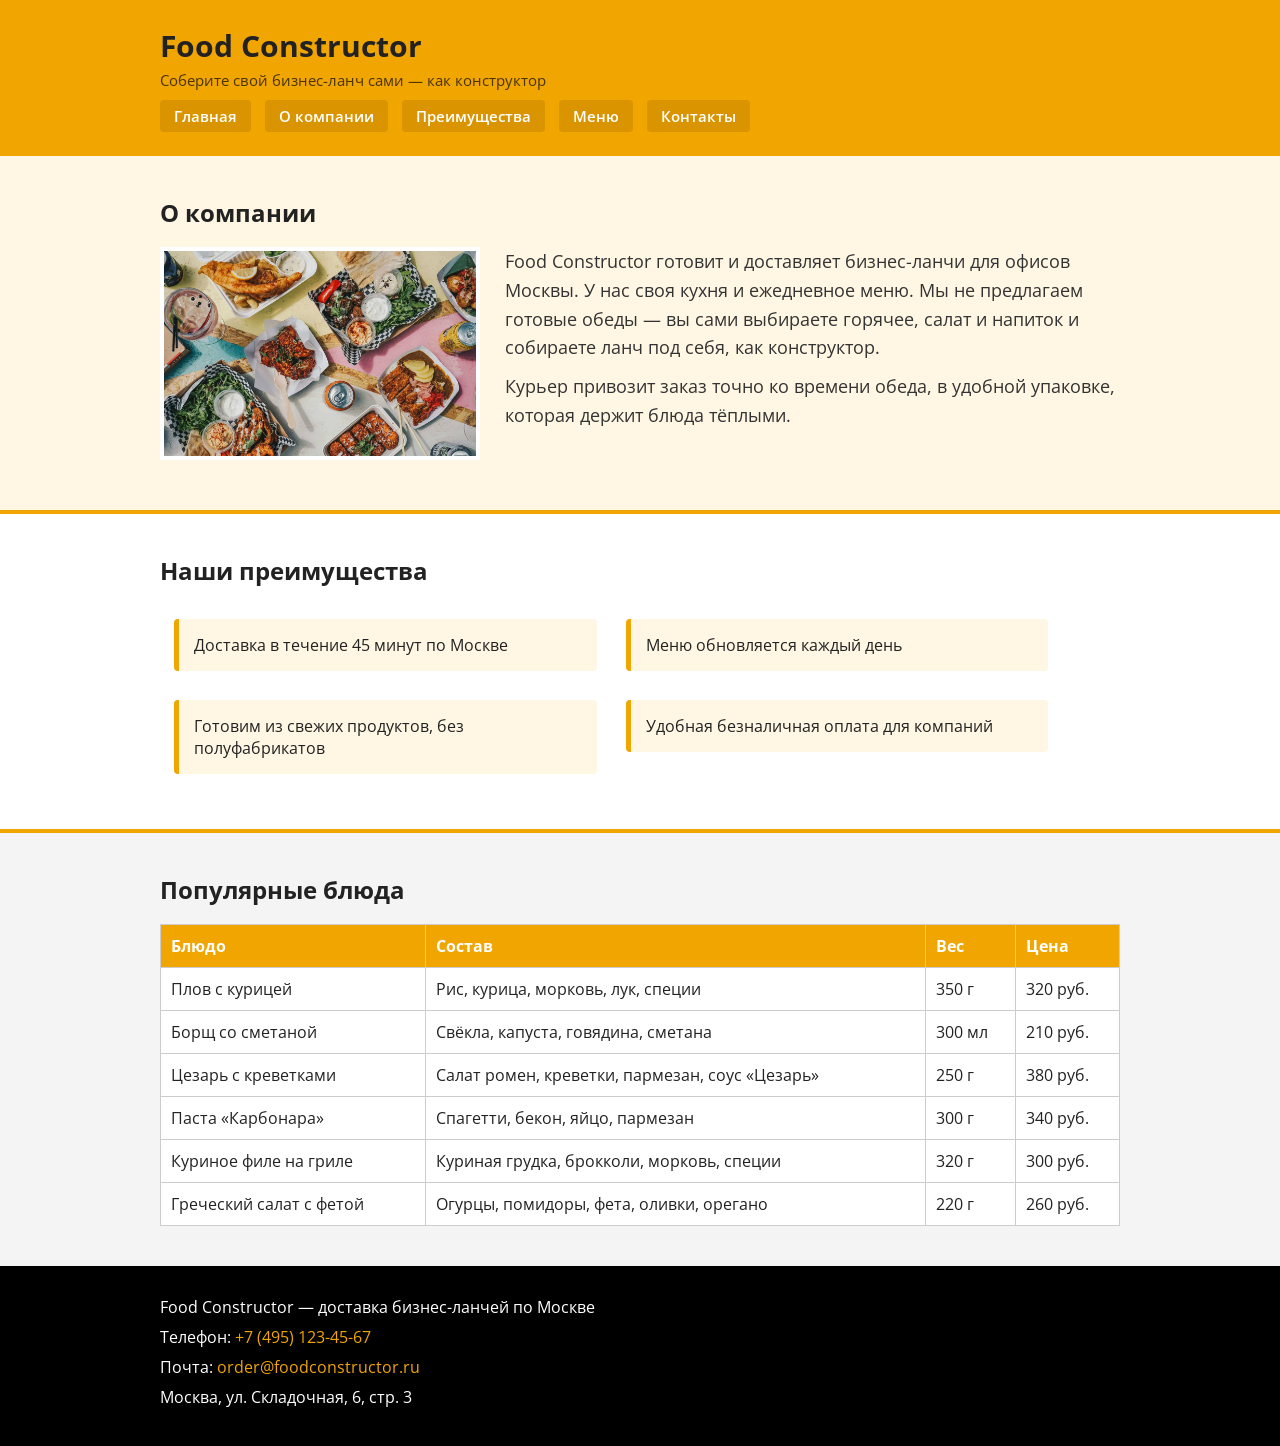
<file: lab1/index.html>
<!DOCTYPE html>
<html lang="ru">
<head>
<meta charset="UTF-8">
<meta name="viewport" content="width=device-width, initial-scale=1.0">
<title>Food Constructor — бизнес-ланчи с доставкой</title>
<link href="https://fonts.googleapis.com/css2?family=Open+Sans:wght@400;600;700&display=swap" rel="stylesheet">
<link rel="stylesheet" href="style.css">
</head>
<body>

<header id="top">
  <div class="container">
    <h1>Food Constructor</h1>
    <p class="tagline">Соберите свой бизнес-ланч сами — как конструктор</p>
    <nav>
      <a href="#top">Главная</a>
      <a href="#about">О компании</a>
      <a href="#advantages">Преимущества</a>
      <a href="#menu">Меню</a>
      <a href="#footer">Контакты</a>
    </nav>
  </div>
</header>

<main>
  <section id="about" class="about-block">
    <div class="container">
      <h2>О компании</h2>
      <img src="images/lunch.jpg" alt="Бизнес-ланч">
      <p>Food Constructor готовит и доставляет бизнес-ланчи для офисов Москвы. У нас своя кухня и ежедневное меню. Мы не предлагаем готовые обеды — вы сами выбираете горячее, салат и напиток и собираете ланч под себя, как конструктор.</p>
      <p>Курьер привозит заказ точно ко времени обеда, в удобной упаковке, которая держит блюда тёплыми.</p>
    </div>
  </section>

  <section id="advantages" class="advantages-block">
    <div class="container">
      <h2>Наши преимущества</h2>
      <ul>
        <li>Доставка в течение 45 минут по Москве</li>
        <li>Меню обновляется каждый день</li>
        <li>Готовим из свежих продуктов, без полуфабрикатов</li>
        <li>Удобная безналичная оплата для компаний</li>
      </ul>
    </div>
  </section>

  <section id="menu" class="menu-block">
    <div class="container">
      <h2>Популярные блюда</h2>
      <table>
        <tr>
          <th>Блюдо</th>
          <th>Состав</th>
          <th>Вес</th>
          <th>Цена</th>
        </tr>
        <tr>
          <td>Плов с курицей</td>
          <td>Рис, курица, морковь, лук, специи</td>
          <td>350 г</td>
          <td>320 руб.</td>
        </tr>
        <tr>
          <td>Борщ со сметаной</td>
          <td>Свёкла, капуста, говядина, сметана</td>
          <td>300 мл</td>
          <td>210 руб.</td>
        </tr>
        <tr>
          <td>Цезарь с креветками</td>
          <td>Салат ромен, креветки, пармезан, соус «Цезарь»</td>
          <td>250 г</td>
          <td>380 руб.</td>
        </tr>
        <tr>
          <td>Паста «Карбонара»</td>
          <td>Спагетти, бекон, яйцо, пармезан</td>
          <td>300 г</td>
          <td>340 руб.</td>
        </tr>
        <tr>
          <td>Куриное филе на гриле</td>
          <td>Куриная грудка, брокколи, морковь, специи</td>
          <td>320 г</td>
          <td>300 руб.</td>
        </tr>
        <tr>
          <td>Греческий салат с фетой</td>
          <td>Огурцы, помидоры, фета, оливки, орегано</td>
          <td>220 г</td>
          <td>260 руб.</td>
        </tr>
      </table>
    </div>
  </section>
</main>

<footer id="footer">
  <div class="container">
    <p>Food Constructor — доставка бизнес-ланчей по Москве</p>
    <p>Телефон: <a href="tel:+74951234567">+7 (495) 123-45-67</a></p>
    <p>Почта: <a href="mailto:order@foodconstructor.ru">order@foodconstructor.ru</a></p>
    <p>Москва, ул. Складочная, 6, стр. 3</p>
  </div>
</footer>

</body>
</html>
</file>
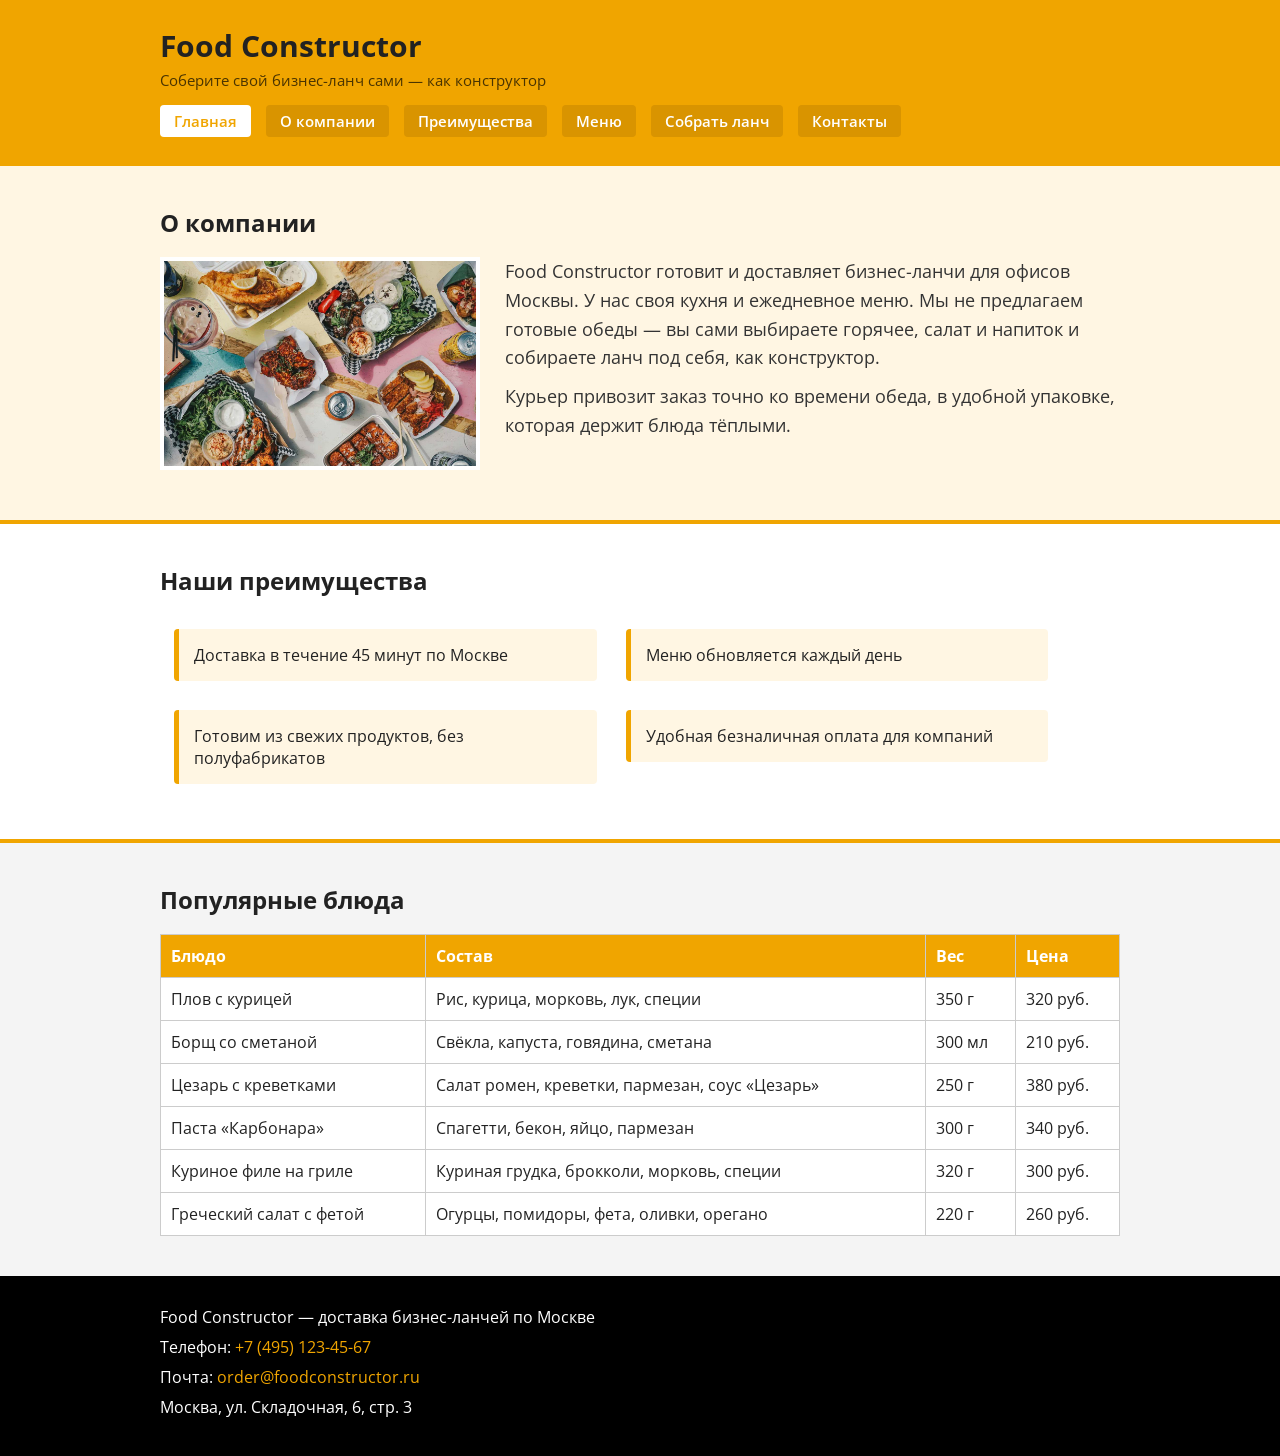
<file: lab2/index.html>
<!DOCTYPE html>
<html lang="ru">
<head>
<meta charset="UTF-8">
<meta name="viewport" content="width=device-width, initial-scale=1.0">
<title>Food Constructor — бизнес-ланчи с доставкой</title>
<link href="https://fonts.googleapis.com/css2?family=Open+Sans:wght@400;600;700&display=swap" rel="stylesheet">
<link href="css/style.css" rel="stylesheet">
</head>
<body>

<header id="top">
  <div class="container">
    <h1>Food Constructor</h1>
    <p class="tagline">Соберите свой бизнес-ланч сами — как конструктор</p>
    <nav>
      <a href="index.html" class="active">Главная</a>
      <a href="#about">О компании</a>
      <a href="#advantages">Преимущества</a>
      <a href="#menu">Меню</a>
      <a href="lunch.html">Собрать ланч</a>
      <a href="#footer">Контакты</a>
    </nav>
  </div>
</header>

<main>
  <section id="about" class="about-block">
    <div class="container">
      <h2>О компании</h2>
      <img src="images/lunch.jpg" alt="Бизнес-ланч">
      <p>Food Constructor готовит и доставляет бизнес-ланчи для офисов Москвы. У нас своя кухня и ежедневное меню. Мы не предлагаем готовые обеды — вы сами выбираете горячее, салат и напиток и собираете ланч под себя, как конструктор.</p>
      <p>Курьер привозит заказ точно ко времени обеда, в удобной упаковке, которая держит блюда тёплыми.</p>
    </div>
  </section>

  <section id="advantages" class="advantages-block">
    <div class="container">
      <h2>Наши преимущества</h2>
      <ul>
        <li>Доставка в течение 45 минут по Москве</li>
        <li>Меню обновляется каждый день</li>
        <li>Готовим из свежих продуктов, без полуфабрикатов</li>
        <li>Удобная безналичная оплата для компаний</li>
      </ul>
    </div>
  </section>

  <section id="menu" class="menu-block">
    <div class="container">
      <h2>Популярные блюда</h2>
      <table>
        <tr>
          <th>Блюдо</th>
          <th>Состав</th>
          <th>Вес</th>
          <th>Цена</th>
        </tr>
        <tr>
          <td>Плов с курицей</td>
          <td>Рис, курица, морковь, лук, специи</td>
          <td>350 г</td>
          <td>320 руб.</td>
        </tr>
        <tr>
          <td>Борщ со сметаной</td>
          <td>Свёкла, капуста, говядина, сметана</td>
          <td>300 мл</td>
          <td>210 руб.</td>
        </tr>
        <tr>
          <td>Цезарь с креветками</td>
          <td>Салат ромен, креветки, пармезан, соус «Цезарь»</td>
          <td>250 г</td>
          <td>380 руб.</td>
        </tr>
        <tr>
          <td>Паста «Карбонара»</td>
          <td>Спагетти, бекон, яйцо, пармезан</td>
          <td>300 г</td>
          <td>340 руб.</td>
        </tr>
        <tr>
          <td>Куриное филе на гриле</td>
          <td>Куриная грудка, брокколи, морковь, специи</td>
          <td>320 г</td>
          <td>300 руб.</td>
        </tr>
        <tr>
          <td>Греческий салат с фетой</td>
          <td>Огурцы, помидоры, фета, оливки, орегано</td>
          <td>220 г</td>
          <td>260 руб.</td>
        </tr>
      </table>
    </div>
  </section>
</main>

<footer id="footer">
  <div class="container">
    <p>Food Constructor — доставка бизнес-ланчей по Москве</p>
    <p>Телефон: <a href="tel:+74951234567">+7 (495) 123-45-67</a></p>
    <p>Почта: <a href="mailto:order@foodconstructor.ru">order@foodconstructor.ru</a></p>
    <p>Москва, ул. Складочная, 6, стр. 3</p>
  </div>
</footer>

</body>
</html>
</file>
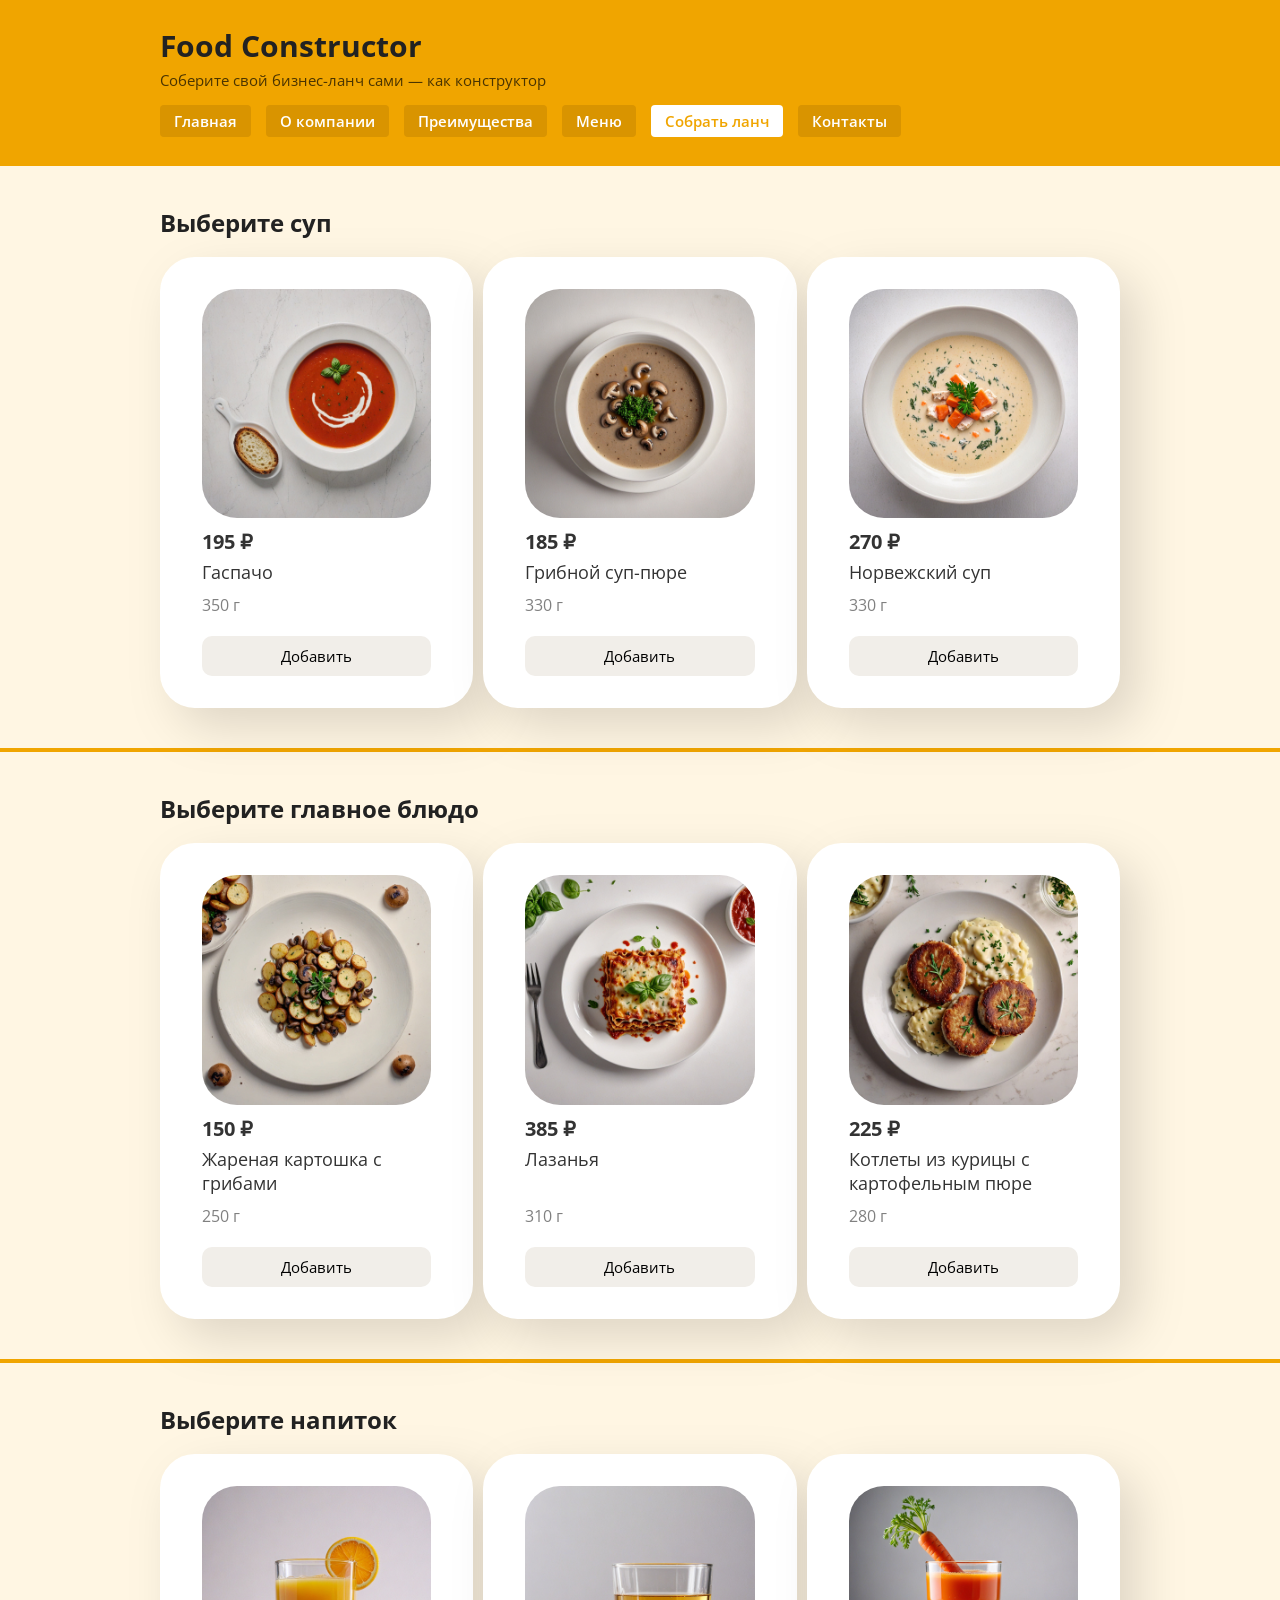
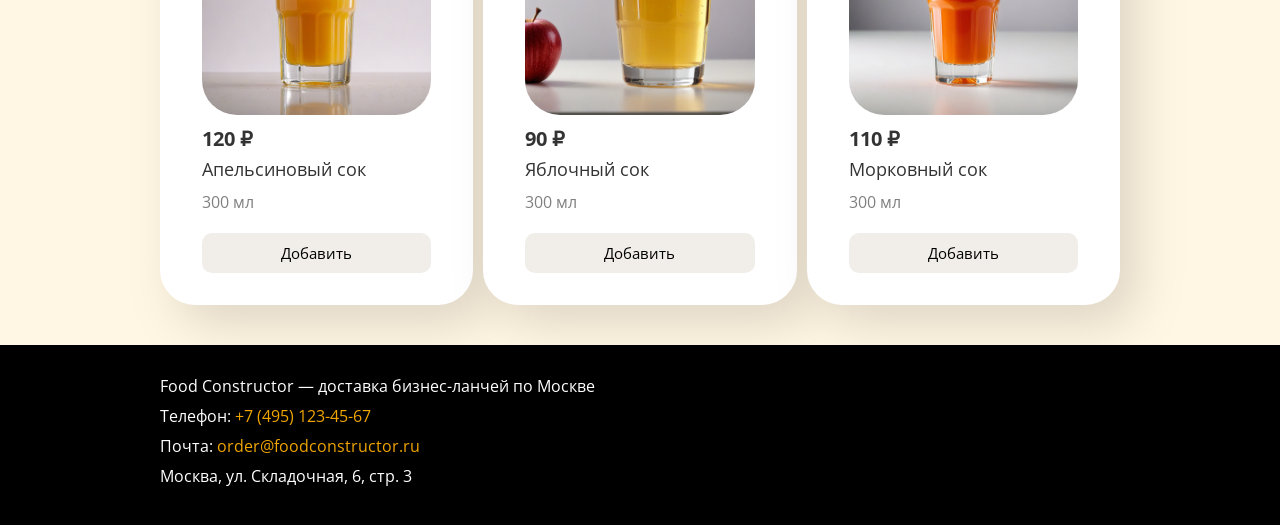
<file: lab2/lunch.html>
<!DOCTYPE html>
<html lang="ru">
<head>
<meta charset="UTF-8">
<meta name="viewport" content="width=device-width, initial-scale=1.0">
<title>Собрать ланч — Food Constructor</title>
<link href="https://fonts.googleapis.com/css2?family=Open+Sans:wght@400;600;700&display=swap" rel="stylesheet">
<link href="css/style.css" rel="stylesheet">
<link href="css/lunch.css" rel="stylesheet">
</head>
<body>

<header id="top">
  <div class="container">
    <h1>Food Constructor</h1>
    <p class="tagline">Соберите свой бизнес-ланч сами — как конструктор</p>
    <nav>
      <a href="index.html">Главная</a>
      <a href="index.html#about">О компании</a>
      <a href="index.html#advantages">Преимущества</a>
      <a href="index.html#menu">Меню</a>
      <a href="lunch.html" class="active">Собрать ланч</a>
      <a href="#footer">Контакты</a>
    </nav>
  </div>
</header>

<main>
  <section class="lunch-block">
    <div class="container">
      <h2>Выберите суп</h2>
      <div class="dishes">
        <div class="dish">
          <img src="images/soups/gazpacho.jpg" alt="Гаспачо">
          <p class="price">195 ₽</p>
          <p class="name">Гаспачо</p>
          <p class="weight">350 г</p>
          <button>Добавить</button>
        </div>
        <div class="dish">
          <img src="images/soups/mushroom_soup.jpg" alt="Грибной суп-пюре">
          <p class="price">185 ₽</p>
          <p class="name">Грибной суп-пюре</p>
          <p class="weight">330 г</p>
          <button>Добавить</button>
        </div>
        <div class="dish">
          <img src="images/soups/norwegian_soup.jpg" alt="Норвежский суп">
          <p class="price">270 ₽</p>
          <p class="name">Норвежский суп</p>
          <p class="weight">330 г</p>
          <button>Добавить</button>
        </div>
      </div>
    </div>
  </section>

  <section class="lunch-block">
    <div class="container">
      <h2>Выберите главное блюдо</h2>
      <div class="dishes">
        <div class="dish">
          <img src="images/main_course/friedpotatoeswithmushrooms.jpg" alt="Жареная картошка с грибами">
          <p class="price">150 ₽</p>
          <p class="name">Жареная картошка с грибами</p>
          <p class="weight">250 г</p>
          <button>Добавить</button>
        </div>
        <div class="dish">
          <img src="images/main_course/lasagna.jpg" alt="Лазанья">
          <p class="price">385 ₽</p>
          <p class="name">Лазанья</p>
          <p class="weight">310 г</p>
          <button>Добавить</button>
        </div>
        <div class="dish">
          <img src="images/main_course/chickencutletsandmashedpotatoes.jpg" alt="Котлеты из курицы с картофельным пюре">
          <p class="price">225 ₽</p>
          <p class="name">Котлеты из курицы с картофельным пюре</p>
          <p class="weight">280 г</p>
          <button>Добавить</button>
        </div>
      </div>
    </div>
  </section>

  <section class="lunch-block">
    <div class="container">
      <h2>Выберите напиток</h2>
      <div class="dishes">
        <div class="dish">
          <img src="images/beverages/orangejuice.jpg" alt="Апельсиновый сок">
          <p class="price">120 ₽</p>
          <p class="name">Апельсиновый сок</p>
          <p class="weight">300 мл</p>
          <button>Добавить</button>
        </div>
        <div class="dish">
          <img src="images/beverages/applejuice.jpg" alt="Яблочный сок">
          <p class="price">90 ₽</p>
          <p class="name">Яблочный сок</p>
          <p class="weight">300 мл</p>
          <button>Добавить</button>
        </div>
        <div class="dish">
          <img src="images/beverages/carrotjuice.jpg" alt="Морковный сок">
          <p class="price">110 ₽</p>
          <p class="name">Морковный сок</p>
          <p class="weight">300 мл</p>
          <button>Добавить</button>
        </div>
      </div>
    </div>
  </section>
</main>

<footer id="footer">
  <div class="container">
    <p>Food Constructor — доставка бизнес-ланчей по Москве</p>
    <p>Телефон: <a href="tel:+74951234567">+7 (495) 123-45-67</a></p>
    <p>Почта: <a href="mailto:order@foodconstructor.ru">order@foodconstructor.ru</a></p>
    <p>Москва, ул. Складочная, 6, стр. 3</p>
  </div>
</footer>

</body>
</html>
</file>
<file: lab1/style.css>
* {
  box-sizing: border-box;
  margin: 0;
  padding: 0;
}

body {
  font-family: 'Open Sans', Arial, sans-serif;
  font-size: 16px;
  font-weight: 400;
  color: #222222;
  background-color: #ffffff;
}

header {
  background-color: #f0a500;
  margin: 0;
  padding: 25px 20px;
}

.container {
  max-width: 960px;
  margin: 0 auto;
}

h1 {
  font-family: 'Open Sans', Arial, sans-serif;
  font-size: 30px;
  font-weight: 700;
  color: #222222;
}

.tagline {
  font-size: 15px;
  font-weight: 400;
  color: #4a3400;
  margin-top: 4px;
  margin-bottom: 15px;
}

nav {
  margin-top: 5px;
  padding: 0;
}

nav a {
  text-decoration: none;
  font-family: 'Open Sans', Arial, sans-serif;
  font-size: 15px;
  font-weight: 600;
  color: #ffffff;
  background-color: #d99400;
  padding: 6px 14px;
  margin-right: 10px;
  border-radius: 4px;
}

nav a:hover {
  background-color: #222222;
  color: #ffffff;
}

main {
  margin: 0;
  padding: 0;
}

section {
  padding: 40px 20px;
  border-top: 4px solid #f0a500;
}

h2 {
  font-family: 'Open Sans', Arial, sans-serif;
  font-size: 24px;
  font-weight: 700;
  color: #222222;
  margin-bottom: 18px;
}

p {
  font-family: 'Open Sans', Arial, sans-serif;
  font-size: 16px;
  font-weight: 400;
  color: #333333;
  margin-bottom: 10px;
}

/* --- О компании --- */
.about-block {
  background-color: #fff6e3;
  overflow: hidden;
}

.about-block img {
  float: left;
  width: 320px;
  height: 213px;
  margin-right: 25px;
  margin-bottom: 10px;
  border: 4px solid #ffffff;
}

.about-block p {
  font-size: 18px;
  line-height: 1.6;
}

/* --- Преимущества --- */
.advantages-block {
  background-color: #ffffff;
}

.advantages-block ul {
  list-style: none;
  overflow: hidden;
}

.advantages-block li {
  float: left;
  width: 44%;
  margin: 1.5%;
  background-color: #fff6e3;
  border-left: 5px solid #f0a500;
  border-radius: 4px;
  padding: 15px;
  font-size: 16px;
}

/* --- Меню --- */
.menu-block {
  background-color: #f4f4f4;
}

table {
  width: 100%;
  border-collapse: collapse;
  margin-top: 10px;
  background-color: #ffffff;
}

th, td {
  padding: 10px;
  border: 1px solid #cccccc;
  text-align: left;
}

th {
  background-color: #f0a500;
  color: #ffffff;
}

footer {
  background-color: black;
  color: white;
  padding: 30px 20px;
}

footer p {
  color: white;
  font-size: 16px;
  margin-bottom: 8px;
}

footer a {
  text-decoration: none;
  font-family: 'Open Sans', Arial, sans-serif;
  font-size: 16px;
  color: #f0a500;
}

footer a:hover {
  color: #ffffff;
}
</file>
<file: lab2/css/style.css>
* {
  box-sizing: border-box;
  margin: 0;
  padding: 0;
}

body {
  font-family: 'Open Sans', Arial, sans-serif;
  font-size: 16px;
  font-weight: 400;
  color: #222222;
  background-color: #ffffff;
  min-height: 100vh;
  display: flex;
  flex-direction: column;
}

header {
  background-color: #f0a500;
  margin: 0;
  padding: 25px 20px;
}

.container {
  max-width: 960px;
  margin: 0 auto;
}

h1 {
  font-family: 'Open Sans', Arial, sans-serif;
  font-size: 30px;
  font-weight: 700;
  color: #222222;
}

.tagline {
  font-size: 15px;
  font-weight: 400;
  color: #4a3400;
  margin-top: 4px;
  margin-bottom: 15px;
}

nav {
  margin-top: 5px;
  padding: 0;
  display: flex;
  flex-wrap: wrap;
  gap: 15px;
}

nav a {
  text-decoration: none;
  font-family: 'Open Sans', Arial, sans-serif;
  font-size: 15px;
  font-weight: 600;
  color: #ffffff;
  background-color: #d99400;
  padding: 6px 14px;
  border-radius: 4px;
}

nav a:hover {
  background-color: #222222;
  color: #ffffff;
}

nav a.active {
  background-color: #ffffff;
  color: #f0a500;
}

main {
  margin: 0;
  padding: 0;
  flex-grow: 1;
}

section {
  padding: 40px 20px;
  border-top: 4px solid #f0a500;
}

h2 {
  font-family: 'Open Sans', Arial, sans-serif;
  font-size: 24px;
  font-weight: 700;
  color: #222222;
  margin-bottom: 18px;
}

p {
  font-family: 'Open Sans', Arial, sans-serif;
  font-size: 16px;
  font-weight: 400;
  color: #333333;
  margin-bottom: 10px;
}

/* --- О компании --- */
.about-block {
  background-color: #fff6e3;
  overflow: hidden;
}

.about-block img {
  float: left;
  width: 320px;
  height: 213px;
  margin-right: 25px;
  margin-bottom: 10px;
  border: 4px solid #ffffff;
}

.about-block p {
  font-size: 18px;
  line-height: 1.6;
}

/* --- Преимущества --- */
.advantages-block {
  background-color: #ffffff;
}

.advantages-block ul {
  list-style: none;
  overflow: hidden;
}

.advantages-block li {
  float: left;
  width: 44%;
  margin: 1.5%;
  background-color: #fff6e3;
  border-left: 5px solid #f0a500;
  border-radius: 4px;
  padding: 15px;
  font-size: 16px;
}

/* --- Меню --- */
.menu-block {
  background-color: #f4f4f4;
}

table {
  width: 100%;
  border-collapse: collapse;
  margin-top: 10px;
  background-color: #ffffff;
}

th, td {
  padding: 10px;
  border: 1px solid #cccccc;
  text-align: left;
}

th {
  background-color: #f0a500;
  color: #ffffff;
}

footer {
  background-color: black;
  color: white;
  padding: 30px 20px;
}

footer p {
  color: white;
  font-size: 16px;
  margin-bottom: 8px;
}

footer a {
  text-decoration: none;
  font-family: 'Open Sans', Arial, sans-serif;
  font-size: 16px;
  color: #f0a500;
}

footer a:hover {
  color: #ffffff;
}

/* --- Адаптивность --- */
@media (max-width: 800px) {
  nav {
    justify-content: space-between;
  }

  .about-block img {
    float: none;
    width: 500px;
    height: auto;
  }
}

@media (max-width: 600px) {
  h1 {
    text-align: center;
  }

  nav {
    flex-direction: column;
    align-items: center;
  }

  nav a {
    font-size: 19px;
  }

  .about-block img {
    width: 100%;
  }

  th, td {
    font-size: 14px;
  }
}

@media (max-width: 400px) {
  th, td {
    font-size: 12px;
  }
}
</file>
<file: lab2/css/lunch.css>
/* --- Страница «Собрать ланч» --- */
.lunch-block {
  background-color: #fff6e3;
}

/* блок со всеми блюдами */
.dishes {
  display: grid;
  grid-template-columns: 1fr 1fr 1fr;
  gap: 10px;
}

/* блок одного блюда */
.dish {
  display: flex;
  flex-direction: column;
  padding: 30px 40px;
  border: 2px solid #ffffff;
  border-radius: 35px;
  cursor: pointer;
  filter: drop-shadow(17px 19px 24px rgba(0, 0, 0, 0.13));
  background-color: white;
}

.dish:hover {
  border: 2px solid #f0a500;
}

.dish img {
  width: 100%;
  border-radius: 35px;
  margin-bottom: 10px;
}

.price {
  font-size: 20px;
  font-weight: 700;
  margin-bottom: 5px;
}

.name {
  font-size: 18px;
  flex-grow: 1;
}

.weight {
  color: gray;
}

.dish button {
  background-color: #f1eee9;
  margin-top: 10px;
  padding: 10px 30px;
  border: none;
  border-radius: 10px;
  cursor: pointer;
  font-family: 'Open Sans', Arial, sans-serif;
  font-size: 15px;
}

.dish:hover button {
  background-color: #f0a500;
  color: #ffffff;
}

/* --- Адаптивность --- */
@media (max-width: 800px) {
  .dishes {
    grid-template-columns: 1fr 1fr;
  }
}

@media (max-width: 600px) {
  .lunch-block h2 {
    text-align: center;
  }

  .dishes {
    grid-template-columns: 1fr;
  }
}
</file>
